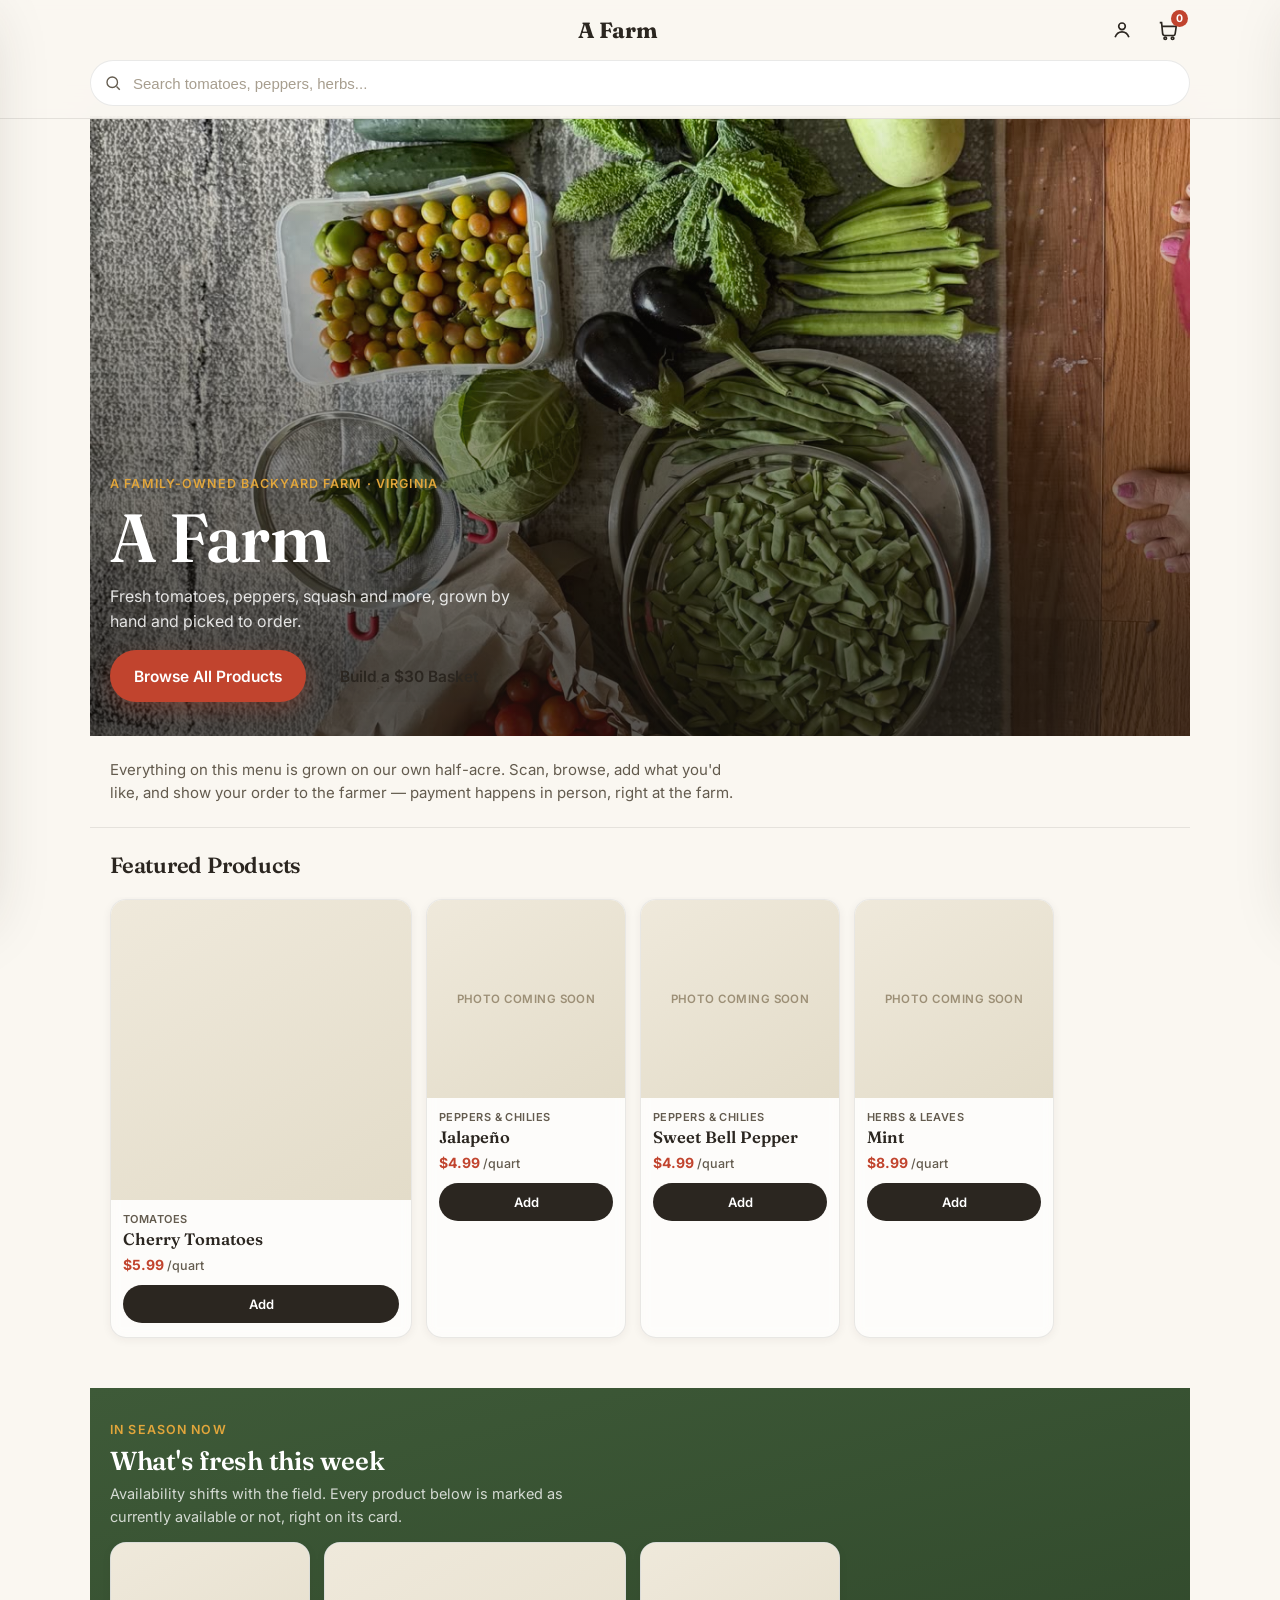
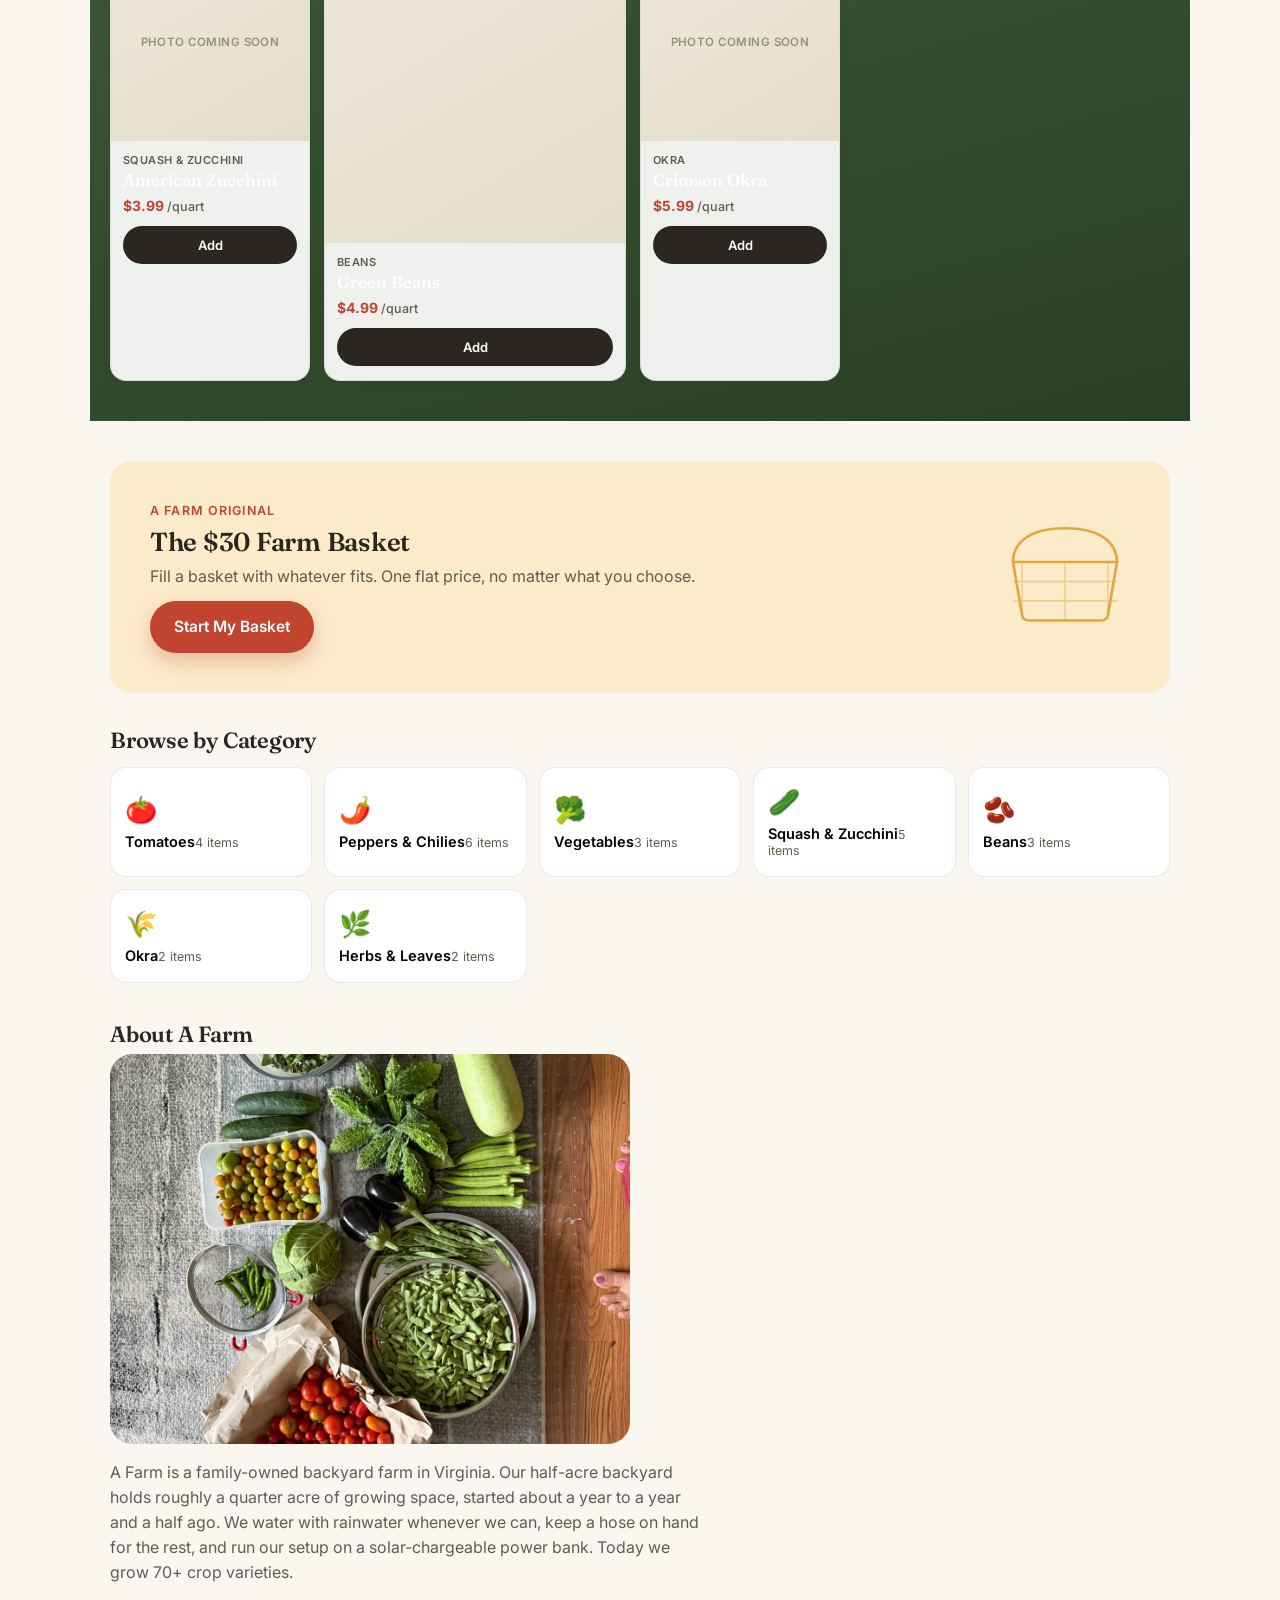
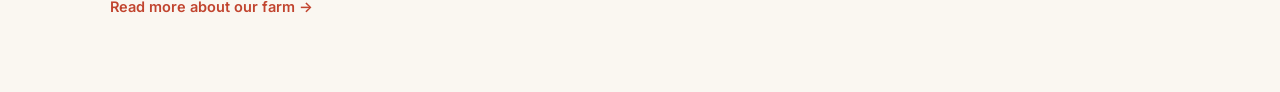
<file: index.html>
<!DOCTYPE html>
<html lang="en">
<head>
<meta charset="UTF-8">
<meta name="viewport" content="width=device-width, initial-scale=1, maximum-scale=1, viewport-fit=cover">
<meta name="theme-color" content="#FAF7F1">
<title>A Farm — Fresh From the Field</title>
<meta name="description" content="A Farm's digital menu. Browse fresh tomatoes, peppers, squash, beans, okra, and herbs grown at our family farm.">
<link rel="stylesheet" href="styles.css">
</head>
<body>

<!-- ============ TOP HEADER ============ -->
<header class="site-header">
  <div class="header-row">
    <button class="icon-btn" id="menuBtn" aria-label="Open navigation menu" aria-expanded="false">
      <span class="bar"></span><span class="bar"></span><span class="bar"></span>
    </button>
    <a href="#home" class="wordmark" data-nav="home">A Farm</a>
    <div class="header-right">
    <button class="icon-btn" id="accountOpenBtn" aria-label="Open account" data-nav="account">
      <svg viewBox="0 0 24 24" fill="none" stroke="currentColor" stroke-width="1.8"><circle cx="12" cy="8" r="3.6"/><path d="M4.5 20c1.3-4 4-6 7.5-6s6.2 2 7.5 6"/></svg>
    </button>
    <button class="icon-btn cart-btn" id="cartOpenBtn" aria-label="Open cart">
      <svg viewBox="0 0 24 24" fill="none" stroke="currentColor" stroke-width="1.8"><path d="M3 4h2l1.2 12.4A2 2 0 0 0 8.2 18h9.6a2 2 0 0 0 2-1.8L21 8H6"/><circle cx="9" cy="21" r="1.4"/><circle cx="17" cy="21" r="1.4"/></svg>
      <span class="cart-count" id="cartCount" hidden>0</span>
    </button>
    </div>
  </div>
  <div class="search-row">
    <svg class="search-icon" viewBox="0 0 24 24" fill="none" stroke="currentColor" stroke-width="1.8"><circle cx="11" cy="11" r="7"/><path d="m21 21-4.3-4.3"/></svg>
    <input type="search" id="searchInput" placeholder="Search tomatoes, peppers, herbs..." aria-label="Search products">
  </div>
</header>

<!-- ============ SIDE NAV DRAWER ============ -->
<div class="nav-scrim" id="navScrim"></div>
<nav class="nav-drawer" id="navDrawer" aria-label="Main navigation">
  <div class="nav-drawer-head">
    <span class="wordmark">A Farm</span>
    <button class="icon-btn" id="navCloseBtn" aria-label="Close menu">
      <svg viewBox="0 0 24 24" fill="none" stroke="currentColor" stroke-width="1.8"><path d="M6 6l12 12M18 6 6 18"/></svg>
    </button>
  </div>
  <ul class="nav-links">
    <li><a href="#home" data-nav="home">Home</a></li>
    <li><a href="#shop" data-nav="shop">Shop All</a></li>
    <li><a href="#basket" data-nav="basket">$30 Basket</a></li>
    <li><a href="#cart" data-nav="cart">Cart</a></li>
    <li><a href="#account" data-nav="account">My Account &amp; Points</a></li>
    <li><a href="#about" data-nav="about">About</a></li>
  </ul>
</nav>

<main id="mainContent">

  <!-- ============ HOME VIEW ============ -->
  <section class="view" id="view-home" data-view="home">

    <div class="hero">
      <video class="hero-media" id="heroVideo" autoplay muted loop playsinline poster="harvest-table.jpg">
        <source src="hero-harvest-reel.mp4" type="video/mp4">
      </video>
      <div class="hero-fallback" id="heroFallback">
        <div class="hero-fallback-pattern" aria-hidden="true"></div>
      </div>
      <div class="hero-overlay"></div>
      <div class="hero-content">
        <p class="eyebrow">A family-owned backyard farm · Virginia</p>
        <h1>A Farm</h1>
        <p class="hero-sub">Fresh tomatoes, peppers, squash and more, grown by hand and picked to order.</p>
        <div class="hero-actions">
          <a href="#shop" class="btn btn-primary" data-nav="shop">Browse All Products</a>
          <a href="#basket" class="btn btn-ghost" data-nav="basket">Build a $30 Basket</a>
        </div>
      </div>
    </div>

    <div class="intro-strip">
      <p>Everything on this menu is grown on our own half-acre. Scan, browse, add what you'd like, and show your order to the farmer &mdash; payment happens in person, right at the farm.</p>
    </div>

    <section class="rail-section">
      <div class="rail-head">
        <h2>Featured Products</h2>
      </div>
      <div class="rail" id="featuredProductsRail"></div>
    </section>

    <section class="seasonal-band">
      <div class="seasonal-band-inner">
        <p class="eyebrow eyebrow-light">In Season Now</p>
        <h2>What's fresh this week</h2>
        <p class="seasonal-copy">Availability shifts with the field. Every product below is marked as currently available or not, right on its card.</p>
        <div class="rail rail-light" id="seasonalRail"></div>
      </div>
    </section>

    <section class="basket-feature">
      <div class="basket-feature-card">
        <div class="basket-feature-text">
          <p class="eyebrow">A Farm Original</p>
          <h2>The $30 Farm Basket</h2>
          <p>Fill a basket with whatever fits. One flat price, no matter what you choose.</p>
          <a href="#basket" class="btn btn-primary" data-nav="basket">Start My Basket</a>
        </div>
        <div class="basket-feature-visual" aria-hidden="true">
          <svg viewBox="0 0 200 160" class="basket-icon-lg">
            <path d="M20 60h160l-14 82a10 10 0 0 1-10 8H44a10 10 0 0 1-10-8L20 60Z" fill="none" stroke="currentColor" stroke-width="4"/>
            <path d="M20 60c0-30 26-52 80-52s80 22 80 52" fill="none" stroke="currentColor" stroke-width="4"/>
            <path d="M34 60v90M100 60v90M166 60v90M20 90h160M20 120h160" stroke="currentColor" stroke-width="2" opacity="0.5"/>
          </svg>
        </div>
      </div>
    </section>

    <section class="category-grid-section">
      <h2>Browse by Category</h2>
      <div class="category-grid" id="homeCategoryGrid"></div>
    </section>

    <section class="about-teaser">
      <h2>About A Farm</h2>
      <img class="about-teaser-img" src="harvest-table.jpg" alt="A basket of A Farm's tomatoes, beans, herbs, okra, cabbage and bottle gourd from a recent harvest" loading="lazy">
      <p>A Farm is a family-owned backyard farm in Virginia. Our half-acre backyard holds roughly a quarter acre of growing space, started about a year to a year and a half ago. We water with rainwater whenever we can, keep a hose on hand for the rest, and run our setup on a solar-chargeable power bank. Today we grow 70+ crop varieties.</p>
      <a href="#about" class="link-more" data-nav="about">Read more about our farm &rarr;</a>
    </section>

  </section>

  <!-- ============ SHOP VIEW ============ -->
  <section class="view" id="view-shop" data-view="shop">
    <div class="view-header">
      <h1>Shop All</h1>
      <p class="view-sub">Everything currently on the menu.</p>
    </div>
    <div class="filter-row" id="filterRow"></div>
    <div class="results-info" id="resultsInfo" hidden></div>
    <div id="shopCategories"></div>
  </section>

  <!-- ============ BASKET VIEW ============ -->
  <section class="view" id="view-basket" data-view="basket">
    <div class="view-header">
      <h1>$30 Farm Basket</h1>
      <p class="view-sub">One flat price. Fill it with whatever fits.</p>
    </div>

    <div class="basket-panel">
      <div class="basket-price-badge">$30 <span>flat price</span></div>
      <p class="basket-explainer">Add eligible products below until your basket is full. The total stays <strong>$30</strong> no matter what you pick &mdash; it's limited by space, not by the listed per-item prices.</p>

      <div class="basket-meter" role="progressbar" aria-label="Basket space used" aria-valuemin="0" id="basketMeterWrap">
        <div class="basket-meter-fill" id="basketMeterFill"></div>
      </div>
      <div class="basket-meter-labels">
        <span id="basketSpaceUsedLabel">Space used: 0 / 10</span>
        <span id="basketSpaceRemainingLabel">Space remaining: 10</span>
      </div>
      <p class="basket-full-msg" id="basketFullMsg" hidden>Basket full! Remove something to add more.</p>

      <div class="basket-contents" id="basketContents">
        <p class="empty-note" id="basketEmptyNote">Your basket is empty. Add products below to get started.</p>
      </div>

      <button class="btn btn-primary btn-block" id="reviewBasketBtn" hidden>Review My Basket</button>
    </div>

    <h2 class="section-title">Eligible Products</h2>
    <div class="filter-row" id="basketFilterRow"></div>
    <div class="product-grid" id="basketEligibleGrid"></div>
  </section>

  <!-- ============ CART VIEW ============ -->
  <section class="view" id="view-cart" data-view="cart">
    <div class="view-header">
      <h1>Your Cart</h1>
      <p class="view-sub">Review your order, then show it to the farmer. Payment happens in person &mdash; nothing is charged here.</p>
    </div>
    <div id="cartItemsList"></div>
    <p class="empty-note" id="cartEmptyNote">Your cart is empty. Head to <a href="#shop" data-nav="shop">Shop All</a> to add something fresh.</p>

    <div class="cart-summary" id="cartSummary" hidden>
      <div class="cart-summary-row">
        <span>Estimated total</span>
        <strong id="cartTotal">$0.00</strong>
      </div>
      <p class="cart-note">Estimate only. Final pricing and weighing happens at the farm.</p>
      <div class="cart-summary-actions">
        <button class="btn btn-ghost" id="clearCartBtn">Clear Cart</button>
        <button class="btn btn-primary" id="showOrderBtn">Show My Order</button>
      </div>
    </div>
  </section>

  <!-- ============ ACCOUNT VIEW ============ -->
  <section class="view" id="view-account" data-view="account">
    <div class="view-header">
      <h1>My Account</h1>
      <p class="view-sub">Your points and order history, saved on this device. No login needed &mdash; add your name and phone if you'd like it to feel more personal.</p>
    </div>

    <div class="account-panel">
      <div class="points-badge">
        <span class="points-num" id="pointsBalance">0</span>
        <span class="points-label">points</span>
      </div>
      <p class="points-explain">Earn 1 point for every $1 you spend when you submit an order. Points and order history are saved on this device only.</p>

      <div class="reward-progress" id="rewardProgress"></div>

      <h3 class="rewards-title">Rewards</h3>
      <ul class="rewards-list" id="rewardsList"></ul>
    </div>

    <div class="account-panel">
      <h3>Your Info</h3>
      <p class="account-info-copy">Browsing and ordering work without this. Fill it in if you'd like the farmer to look you up, or if you want delivery. Name is required, plus at least a phone <em>or</em> email so you can be reached.</p>
      <label class="field-label" for="accountName">Name</label>
      <input type="text" id="accountName" class="field-input" placeholder="Your name" autocomplete="name">
      <label class="field-label" for="accountPhone">Phone</label>
      <input type="tel" id="accountPhone" class="field-input" placeholder="Your phone number" autocomplete="tel">
      <label class="field-label" for="accountEmail">Email</label>
      <input type="email" id="accountEmail" class="field-input" placeholder="Your email" autocomplete="email">
      <label class="field-label" for="accountAddress">Delivery Address <span class="optional-tag">(optional — only if you want delivery)</span></label>
      <input type="text" id="accountAddress" class="field-input" placeholder="Street address, city, zip" autocomplete="street-address">
      <p class="checkout-note bad" id="accountInfoError"></p>
      <button class="btn btn-primary" id="saveAccountInfoBtn">Save Info</button>
    </div>

    <div class="account-panel">
      <h3>Order History</h3>
      <div id="orderHistoryList"></div>
      <p class="empty-note" id="orderHistoryEmpty">No orders submitted yet.</p>
    </div>
  </section>

  <!-- ============ PRODUCT PAGE ============ -->
  <section class="view" id="view-product" data-view="product">
    <button class="back-link" id="productBackBtn">
      <svg viewBox="0 0 24 24" fill="none" stroke="currentColor" stroke-width="1.8"><path d="m15 18-6-6 6-6"/></svg>
      Back
    </button>
    <div class="product-page-media" id="productPageMedia"></div>
    <div class="detail-body">
      <p class="detail-category" id="productPageCategory"></p>
      <h1 id="productPageName"></h1>
      <p class="detail-price" id="productPagePrice"></p>
      <p class="detail-availability" id="productPageAvailability"></p>
      <p class="product-description" id="productPageDescription"></p>
      <button class="btn btn-primary btn-block" id="productPageAddBtn">Add to Cart</button>
    </div>
  </section>

  <!-- ============ ABOUT VIEW ============ -->
  <section class="view" id="view-about" data-view="about">
    <div class="view-header">
      <h1>About A Farm</h1>
    </div>
    <div class="about-body">
      <p>A Farm is a family-owned backyard farm in Virginia.</p>
      <ul class="about-facts">
        <li>Our backyard is approximately half an acre in total.</li>
        <li>The farm itself occupies approximately a quarter acre of that space.</li>
        <li>We started the farm approximately one to one and a half years ago.</li>
        <li>We use rainwater whenever possible, with an outdoor hose as backup.</li>
        <li>Our setup runs on a solar-chargeable power-bank system.</li>
        <li>We currently grow 70+ crop varieties.</li>
      </ul>
      <p class="about-note">This is everything we can confirm about A Farm today. As the farm grows, this page will grow with it.</p>
    </div>
  </section>

</main>

<!-- ============ BOTTOM TAB BAR (mobile) ============ -->
<nav class="tab-bar" aria-label="Quick navigation">
  <a href="#home" class="tab-link" data-nav="home">
    <svg viewBox="0 0 24 24" fill="none" stroke="currentColor" stroke-width="1.8"><path d="m3 11 9-7 9 7"/><path d="M5 10v10a1 1 0 0 0 1 1h4v-6h4v6h4a1 1 0 0 0 1-1V10"/></svg>
    <span>Home</span>
  </a>
  <a href="#shop" class="tab-link" data-nav="shop">
    <svg viewBox="0 0 24 24" fill="none" stroke="currentColor" stroke-width="1.8"><rect x="4" y="4" width="7" height="7" rx="1.5"/><rect x="13" y="4" width="7" height="7" rx="1.5"/><rect x="4" y="13" width="7" height="7" rx="1.5"/><rect x="13" y="13" width="7" height="7" rx="1.5"/></svg>
    <span>Shop</span>
  </a>
  <a href="#basket" class="tab-link" data-nav="basket">
    <svg viewBox="0 0 24 24" fill="none" stroke="currentColor" stroke-width="1.8"><path d="M4 9h16l-1.6 10a2 2 0 0 1-2 1.7H7.6a2 2 0 0 1-2-1.7L4 9Z"/><path d="M8 9c0-3.3 1.8-6 4-6s4 2.7 4 6"/></svg>
    <span>Basket</span>
  </a>
  <a href="#cart" class="tab-link" data-nav="cart">
    <svg viewBox="0 0 24 24" fill="none" stroke="currentColor" stroke-width="1.8"><path d="M3 4h2l1.2 12.4A2 2 0 0 0 8.2 18h9.6a2 2 0 0 0 2-1.8L21 8H6"/><circle cx="9" cy="21" r="1.4"/><circle cx="17" cy="21" r="1.4"/></svg>
    <span>Cart</span>
    <span class="tab-badge" id="tabCartCount" hidden>0</span>
  </a>
  <a href="#about" class="tab-link" data-nav="about">
    <svg viewBox="0 0 24 24" fill="none" stroke="currentColor" stroke-width="1.8"><circle cx="12" cy="12" r="9"/><path d="M12 16v-5M12 8h.01"/></svg>
    <span>About</span>
  </a>
</nav>

<!-- ============ CART DRAWER ============ -->
<div class="modal-scrim" id="cartScrim"></div>
<aside class="cart-drawer" id="cartDrawer" aria-label="Cart">
  <div class="cart-drawer-head">
    <h2>Your Cart</h2>
    <button class="icon-btn" id="cartCloseBtn" aria-label="Close cart">
      <svg viewBox="0 0 24 24" fill="none" stroke="currentColor" stroke-width="1.8"><path d="M6 6l12 12M18 6 6 18"/></svg>
    </button>
  </div>
  <div class="cart-drawer-body" id="cartDrawerBody"></div>
  <div class="cart-drawer-foot">
    <div class="cart-summary-row">
      <span>Estimated total</span>
      <strong id="drawerCartTotal">$0.00</strong>
    </div>
    <a href="#cart" class="btn btn-primary btn-block" id="viewFullCartBtn" data-nav="cart">View Full Cart</a>
  </div>
</aside>

<!-- ============ ORDER SUMMARY MODAL ============ -->
<div class="modal-scrim" id="orderScrim"></div>
<div class="order-sheet" id="orderSheet" role="dialog" aria-modal="true" aria-label="Order summary">
  <div class="order-sheet-head">
    <h2>Your Order</h2>
    <button class="icon-btn" id="orderCloseBtn" aria-label="Close">
      <svg viewBox="0 0 24 24" fill="none" stroke="currentColor" stroke-width="1.8"><path d="M6 6l12 12M18 6 6 18"/></svg>
    </button>
  </div>
  <p class="order-sub">Show this screen to the farmer to check out. Payment is handled in person at the farm.</p>
  <div id="orderSummaryBody"></div>

  <div class="checkout-extras">
    <div id="deliveryOptionSection" hidden>
      <label class="delivery-check">
        <input type="checkbox" id="deliveryCheckbox">
        <span>Deliver to <span id="deliveryAddressText"></span> instead of picking up</span>
      </label>
    </div>
    <div class="coupon-row">
      <input type="text" id="couponCodeInput" class="field-input" placeholder="Coupon code (optional)" autocapitalize="characters">
      <button class="btn btn-ghost btn-sm" id="applyCouponBtn">Apply</button>
    </div>
    <p class="checkout-note" id="couponMessage"></p>

    <div id="pointsRedeemSection" hidden>
      <button class="btn btn-ghost btn-block" id="applyPointsBtn"></button>
      <p class="checkout-note" id="pointsMessage"></p>
    </div>

    <p class="order-discount-line" id="orderDiscountLine" hidden></p>
    <p class="order-final-total" id="orderFinalTotal"></p>
  </div>

  <p class="order-points-note" id="orderPointsNote"></p>
  <button class="btn btn-primary btn-block" id="submitOrderBtn">Submit Order &amp; Earn Points</button>
  <button class="btn btn-ghost btn-block" id="orderDoneBtn">Just Close (No Points Yet)</button>
</div>

<div class="toast" id="toast" role="status" aria-live="polite"></div>

<script src="products-data.js"></script>
<script src="app.js"></script>
</body>
</html>
</file>
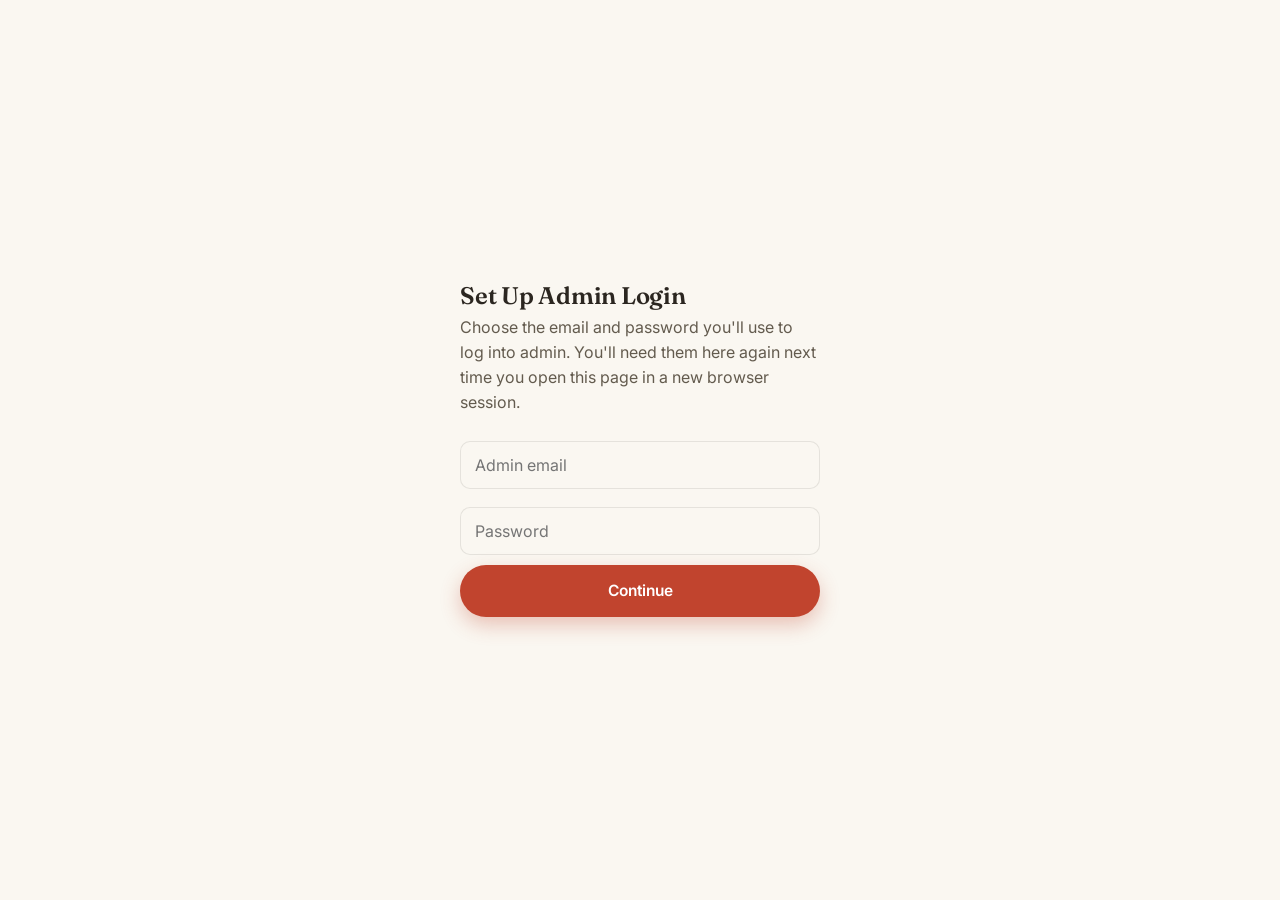
<file: admin.html>
<!DOCTYPE html>
<html lang="en">
<head>
<meta charset="UTF-8">
<meta name="viewport" content="width=device-width, initial-scale=1, maximum-scale=1">
<title>A Farm — Admin</title>
<link rel="stylesheet" href="styles.css">
<script src="products-data.js"></script>
<style>
  body{ padding-top:20px; padding-bottom:50px; max-width:760px; margin:0 auto; }
  .admin-header{ padding:0 20px 8px; }
  .admin-header h1{ font-size:26px; }
  .admin-section{
    margin:22px 20px 0; padding:18px; border:1px solid var(--line);
    border-radius:var(--radius-lg); background:var(--card); box-shadow:var(--shadow-sm);
  }
  .admin-section h2{ font-size:19px; margin-bottom:4px; }
  .admin-section .section-note{ font-size:13px; margin-bottom:14px; }

  /* Products */
  .admin-product-row{
    display:flex; align-items:center; gap:10px; padding:10px 0; border-bottom:1px solid var(--line);
    flex-wrap:wrap;
  }
  .admin-product-row:last-child{ border-bottom:none; }
  .admin-product-name{ flex:1; min-width:140px; font-weight:600; font-size:14px; }
  .admin-product-cat{ font-size:11.5px; color:var(--ink-soft); display:block; font-weight:500; }
  .admin-price-input{
    width:80px; height:38px; border-radius:var(--radius-sm); border:1px solid var(--line);
    padding:0 8px; font-size:14px; text-align:right;
  }
  .admin-stock-toggle{
    height:38px; padding:0 14px; border-radius:999px; border:1px solid var(--line);
    background:var(--linen); font-size:12.5px; font-weight:700; cursor:pointer;
  }
  .admin-stock-toggle.in-stock{ background:var(--leaf-dim); color:var(--leaf); border-color:transparent; }
  .admin-stock-toggle.out-of-stock{ background:#FBE4DC; color:var(--brick-dark); border-color:transparent; }
  .admin-category-filter{ margin-bottom:14px; }
  .admin-category-filter select{ height:40px; border-radius:var(--radius-sm); border:1px solid var(--line); padding:0 10px; font-size:14px; }

  /* Coupons */
  .coupon-form{ display:flex; gap:8px; flex-wrap:wrap; margin-bottom:14px; }
  .coupon-form input, .coupon-form select{
    height:40px; border-radius:var(--radius-sm); border:1px solid var(--line); padding:0 10px; font-size:14px;
  }
  .coupon-form input[type=text]{ flex:1; min-width:100px; text-transform:uppercase; }
  .coupon-list-row{
    display:flex; align-items:center; gap:10px; padding:8px 0; border-bottom:1px solid var(--line); font-size:14px;
  }
  .coupon-list-row:last-child{ border-bottom:none; }
  .coupon-code{ font-weight:700; font-family:'Fraunces',serif; }
  .coupon-value{ color:var(--ink-soft); flex:1; }
  .coupon-remove{ background:none; border:none; color:var(--brick); font-weight:600; cursor:pointer; font-size:13px; }

  /* Points rate */
  .rate-form{ display:flex; align-items:center; gap:10px; flex-wrap:wrap; }
  .rate-form input{ width:80px; height:40px; border-radius:var(--radius-sm); border:1px solid var(--line); padding:0 10px; font-size:14px; text-align:center; }
  .rate-current{ font-size:13.5px; font-weight:600; color:var(--leaf); margin-top:10px; }

  /* Orders */
  .order-card{
    margin:0 0 14px; padding:14px; border:1px solid var(--line);
    border-radius:var(--radius-md); background:var(--linen);
  }
  .order-card-top{ display:flex; justify-content:space-between; align-items:baseline; gap:10px; }
  .order-id{ font-family:'Fraunces',serif; font-weight:700; font-size:16px; }
  .order-meta{ font-size:12px; color:var(--ink-soft); margin:2px 0 8px; }
  .order-items{ font-size:13.5px; margin-bottom:10px; }
  .order-delivery{ font-size:12.5px; font-weight:600; color:var(--brick-dark); margin-bottom:10px; }
  .status-row{ display:flex; gap:6px; flex-wrap:wrap; }
  .status-chip{
    padding:7px 11px; border-radius:999px; border:1px solid var(--line);
    background:var(--card); font-size:12px; font-weight:600; cursor:pointer; color:var(--ink-soft);
  }
  .status-chip.current{ background:var(--ink); color:#fff; border-color:var(--ink); }
  .empty-note{ font-size:14px; color:var(--ink-soft); }
  .save-hint{ font-size:12px; color:var(--ink-soft); margin-top:10px; }

  /* Passcode lock */
  .lock-overlay{
    position:fixed; inset:0; z-index:100; background:var(--linen);
    display:flex; align-items:center; justify-content:center; padding:24px;
  }
  .lock-card{ width:100%; max-width:360px; }
  .lock-card h1{ font-size:24px; margin-bottom:6px; }
  .lock-card .field-input{ width:100%; height:48px; margin:14px 0 4px; font-size:16px; }
</style>
</head>
<body>

  <!-- ================= PASSCODE LOCK ================= -->
  <div id="lockOverlay" class="lock-overlay">
    <div class="lock-card">
      <h1 id="lockTitle">Admin Login</h1>
      <p class="view-sub" id="lockSub"></p>
      <form id="lockForm">
        <input type="email" id="lockEmail" class="field-input" placeholder="Admin email" autocomplete="username">
        <input type="password" id="lockInput" class="field-input" placeholder="Password" autocomplete="off">
        <p class="checkout-note bad" id="lockError"></p>
        <button type="submit" class="btn btn-primary btn-block">Continue</button>
      </form>
    </div>
  </div>

  <div id="adminContent" hidden>
  <div class="admin-header">
    <h1>A Farm — Admin</h1>
    <p class="view-sub">Changes here save to this browser's storage and apply the next time the site (or this page) loads. Open on the same device customers use, or repeat changes on each device you manage from.</p>
    <button class="btn btn-ghost btn-sm" id="changePasscodeBtn">Change Passcode</button>
  </div>

  <!-- ================= PRODUCTS: STOCK + PRICE ================= -->
  <div class="admin-section">
    <h2>Products — Stock &amp; Price</h2>
    <p class="section-note">Toggle in stock / out of stock, edit a price, or set a max quantity per order (leave blank for the default cap). Blank price fields mean "price available at farm" and are left as-is unless you set one.</p>
    <div class="admin-category-filter">
      <select id="categoryFilter"></select>
    </div>
    <div id="productsList"></div>
    <p class="save-hint">Changes save instantly as you edit — no separate save button.</p>
  </div>

  <!-- ================= COUPONS ================= -->
  <div class="admin-section">
    <h2>Coupons</h2>
    <p class="section-note">Customers enter these codes at checkout. Flat = dollars off; Percent = % off the order.</p>
    <div class="coupon-form">
      <input type="text" id="newCouponCode" placeholder="CODE">
      <select id="newCouponType">
        <option value="flat">$ off</option>
        <option value="percent">% off</option>
      </select>
      <input type="number" id="newCouponValue" placeholder="Value" min="0" step="0.5">
      <button class="btn btn-primary btn-sm" id="addCouponBtn">Add</button>
    </div>
    <div id="couponsList"></div>
    <p class="empty-note" id="couponsEmpty" hidden>No coupons yet.</p>
  </div>

  <!-- ================= POINTS REDEMPTION RATE ================= -->
  <div class="admin-section">
    <h2>Points Redemption Rate</h2>
    <p class="section-note">How many loyalty points equal $1 off at checkout. Leave unset to hide point redemption from customers.</p>
    <div class="rate-form">
      <input type="number" id="pointsPerDollarInput" min="1" step="1" placeholder="e.g. 20">
      <span>points = $1 off</span>
      <button class="btn btn-primary btn-sm" id="saveRateBtn">Save</button>
      <button class="btn btn-ghost btn-sm" id="clearRateBtn">Clear</button>
    </div>
    <p class="rate-current" id="rateCurrent"></p>
  </div>

  <!-- ================= ORDERS ================= -->
  <div class="admin-section">
    <h2>Orders</h2>
    <p class="section-note">Tap a status to move an order forward, or mark it Returned.</p>
    <div id="ordersList"></div>
    <p class="empty-note" id="ordersEmpty" hidden>No orders yet.</p>
  </div>
  </div><!-- /adminContent -->

<script>
const STATUS_PIPELINE = ["Order Received", "Preparing", "Ready", "Completed", "Returned"];

function money(n){ return "$" + Number(n).toFixed(2); }

/* ---------- storage helpers (same keys the customer app reads) ---------- */
function getOverrides(){
  try{ return JSON.parse(localStorage.getItem("afarm_admin_overrides")) || {}; }
  catch(e){ return {}; }
}
function saveOverrides(ov){ localStorage.setItem("afarm_admin_overrides", JSON.stringify(ov)); }

function getCoupons(){
  try{ return JSON.parse(localStorage.getItem("afarm_coupons")) || []; }
  catch(e){ return []; }
}
function saveCoupons(list){ localStorage.setItem("afarm_coupons", JSON.stringify(list)); }

function getRate(){
  try{ return JSON.parse(localStorage.getItem("afarm_redemption_rate")); }
  catch(e){ return null; }
}
function saveRate(rate){ localStorage.setItem("afarm_redemption_rate", JSON.stringify(rate)); }
function clearRate(){ localStorage.removeItem("afarm_redemption_rate"); }

function getAccount(){
  try{ return JSON.parse(localStorage.getItem("afarm_account")) || { history: [] }; }
  catch(e){ return { history: [] }; }
}
function saveAccount(a){ localStorage.setItem("afarm_account", JSON.stringify(a)); }

function categoryLabel(key){
  const c = CATEGORIES.find(c => c.key === key);
  return c ? c.label : key;
}

/* ---------------------------------------------------------------------
   PRODUCTS: STOCK + PRICE
--------------------------------------------------------------------- */
function renderCategoryFilter(){
  const sel = document.getElementById("categoryFilter");
  sel.innerHTML = '<option value="all">All categories</option>' +
    CATEGORIES.map(c => '<option value="' + c.key + '">' + c.label + '</option>').join("");
  sel.addEventListener("change", renderProducts);
}

function renderProducts(){
  const filter = document.getElementById("categoryFilter").value;
  const overrides = getOverrides();
  const list = document.getElementById("productsList");
  list.innerHTML = "";

  PRODUCTS.filter(p => !p.isBasketProduct && (filter === "all" || p.category === filter)).forEach(p => {
    const ov = overrides[p.id] || {};
    const effectivePrice = ov.price != null ? ov.price : p.price;
    const effectiveAvailable = ov.available != null ? ov.available : p.available;

    const row = document.createElement("div");
    row.className = "admin-product-row";

    const name = document.createElement("div");
    name.className = "admin-product-name";
    name.innerHTML = p.name + '<span class="admin-product-cat">' + categoryLabel(p.category) + '</span>';
    row.appendChild(name);

    const priceInput = document.createElement("input");
    priceInput.type = "number";
    priceInput.className = "admin-price-input";
    priceInput.min = "0";
    priceInput.step = "0.01";
    priceInput.placeholder = "price";
    if(effectivePrice != null) priceInput.value = effectivePrice;
    priceInput.addEventListener("change", () => {
      const ov2 = getOverrides();
      ov2[p.id] = ov2[p.id] || {};
      const val = priceInput.value === "" ? null : Number(priceInput.value);
      if(val == null || isNaN(val) || val < 0){
        delete ov2[p.id].price;
      } else {
        ov2[p.id].price = val;
      }
      if(Object.keys(ov2[p.id]).length === 0) delete ov2[p.id];
      saveOverrides(ov2);
    });
    row.appendChild(priceInput);

    const maxQtyInput = document.createElement("input");
    maxQtyInput.type = "number";
    maxQtyInput.className = "admin-price-input";
    maxQtyInput.min = "1";
    maxQtyInput.step = "1";
    maxQtyInput.title = "Max quantity per order (blank = default cap)";
    maxQtyInput.placeholder = "max qty";
    const effectiveMaxQty = ov.maxQty != null ? ov.maxQty : "";
    if(effectiveMaxQty !== "") maxQtyInput.value = effectiveMaxQty;
    maxQtyInput.addEventListener("change", () => {
      const ov2 = getOverrides();
      ov2[p.id] = ov2[p.id] || {};
      const val = maxQtyInput.value === "" ? null : parseInt(maxQtyInput.value, 10);
      if(val == null || isNaN(val) || val < 1){
        delete ov2[p.id].maxQty;
      } else {
        ov2[p.id].maxQty = val;
      }
      if(Object.keys(ov2[p.id]).length === 0) delete ov2[p.id];
      saveOverrides(ov2);
    });
    row.appendChild(maxQtyInput);

    const stockBtn = document.createElement("button");
    stockBtn.className = "admin-stock-toggle " + (effectiveAvailable ? "in-stock" : "out-of-stock");
    stockBtn.textContent = effectiveAvailable ? "In Stock" : "Out of Stock";
    stockBtn.addEventListener("click", () => {
      const ov2 = getOverrides();
      ov2[p.id] = ov2[p.id] || {};
      ov2[p.id].available = !effectiveAvailable;
      saveOverrides(ov2);
      renderProducts();
    });
    row.appendChild(stockBtn);

    list.appendChild(row);
  });
}

/* ---------------------------------------------------------------------
   COUPONS
--------------------------------------------------------------------- */
function renderCoupons(){
  const coupons = getCoupons();
  const list = document.getElementById("couponsList");
  const empty = document.getElementById("couponsEmpty");
  list.innerHTML = "";
  empty.hidden = coupons.length > 0;
  coupons.forEach((c, index) => {
    const row = document.createElement("div");
    row.className = "coupon-list-row";
    const valueText = c.type === "percent" ? c.value + "% off" : money(c.value) + " off";
    row.innerHTML =
      '<span class="coupon-code">' + c.code + '</span>' +
      '<span class="coupon-value">' + valueText + (c.active ? "" : " · inactive") + '</span>';
    const toggleBtn = document.createElement("button");
    toggleBtn.className = "coupon-remove";
    toggleBtn.textContent = c.active ? "Deactivate" : "Activate";
    toggleBtn.addEventListener("click", () => {
      const list2 = getCoupons();
      list2[index].active = !list2[index].active;
      saveCoupons(list2);
      renderCoupons();
    });
    const removeBtn = document.createElement("button");
    removeBtn.className = "coupon-remove";
    removeBtn.textContent = "Delete";
    removeBtn.addEventListener("click", () => {
      const list2 = getCoupons();
      list2.splice(index, 1);
      saveCoupons(list2);
      renderCoupons();
    });
    row.appendChild(toggleBtn);
    row.appendChild(removeBtn);
    list.appendChild(row);
  });
}

document.getElementById("addCouponBtn").addEventListener("click", () => {
  const codeInput = document.getElementById("newCouponCode");
  const code = codeInput.value.trim().toUpperCase();
  const type = document.getElementById("newCouponType").value;
  const value = Number(document.getElementById("newCouponValue").value);
  if(!code || !isFinite(value) || value <= 0){
    alert("Enter a code and a positive value first.");
    return;
  }
  const coupons = getCoupons();
  if(coupons.some(c => c.code === code)){
    alert("That code already exists.");
    return;
  }
  coupons.push({ code, type, value, active: true });
  saveCoupons(coupons);
  codeInput.value = "";
  document.getElementById("newCouponValue").value = "";
  renderCoupons();
});

/* ---------------------------------------------------------------------
   POINTS REDEMPTION RATE
--------------------------------------------------------------------- */
function renderRate(){
  const rate = getRate();
  const input = document.getElementById("pointsPerDollarInput");
  const current = document.getElementById("rateCurrent");
  if(rate && rate.pointsPerDollar > 0){
    input.value = rate.pointsPerDollar;
    current.textContent = "Currently: " + rate.pointsPerDollar + " points = $1 off";
  } else {
    input.value = "";
    current.textContent = "No rate set — point redemption is hidden from customers.";
  }
}
document.getElementById("saveRateBtn").addEventListener("click", () => {
  const val = Number(document.getElementById("pointsPerDollarInput").value);
  if(!isFinite(val) || val <= 0){
    alert("Enter a positive number of points per dollar.");
    return;
  }
  saveRate({ pointsPerDollar: Math.floor(val) });
  renderRate();
});
document.getElementById("clearRateBtn").addEventListener("click", () => {
  clearRate();
  renderRate();
});

/* ---------------------------------------------------------------------
   ORDERS
--------------------------------------------------------------------- */
function renderOrders(){
  const account = getAccount();
  const list = document.getElementById("ordersList");
  const empty = document.getElementById("ordersEmpty");
  list.innerHTML = "";
  const history = account.history || [];
  empty.hidden = history.length > 0;
  history.forEach((o, index) => list.appendChild(buildOrderCard(o, index, account)));
}

function buildOrderCard(o, index, account){
  const card = document.createElement("div");
  card.className = "order-card";

  const top = document.createElement("div");
  top.className = "order-card-top";
  top.innerHTML = '<span class="order-id">Order #' + (o.orderId || index + 1) + '</span><span>' + money(o.total) + '</span>';
  card.appendChild(top);

  const meta = document.createElement("div");
  meta.className = "order-meta";
  meta.textContent = new Date(o.date).toLocaleString() + " · +" + o.pointsEarned + " pts" +
    (o.couponCode ? " · coupon " + o.couponCode : "") +
    (o.pointsRedeemed ? " · " + o.pointsRedeemed + " pts redeemed" : "");
  card.appendChild(meta);

  const items = document.createElement("div");
  items.className = "order-items";
  items.textContent = o.items;
  card.appendChild(items);

  if(o.delivery){
    const contactBits = [account.name, account.phone, account.email].filter(Boolean).join(" · ");
    const delivery = document.createElement("div");
    delivery.className = "order-delivery";
    delivery.textContent = "Deliver to: " + o.deliveryAddress + (contactBits ? " · " + contactBits : "");
    card.appendChild(delivery);
  }

  const statusRow = document.createElement("div");
  statusRow.className = "status-row";
  const currentStatus = o.status || "Order Received";
  STATUS_PIPELINE.forEach(s => {
    const chip = document.createElement("button");
    chip.className = "status-chip" + (currentStatus === s ? " current" : "");
    chip.textContent = s;
    chip.addEventListener("click", () => updateOrderStatus(index, s));
    statusRow.appendChild(chip);
  });
  card.appendChild(statusRow);

  return card;
}

function updateOrderStatus(index, status){
  const account = getAccount();
  if(!account.history || !account.history[index]) return;
  account.history[index].status = status;
  saveAccount(account);
  renderOrders();
}

/* ---------------------------------------------------------------------
   PASSCODE LOCK
   Client-side only (this is a static site) — a deterrent to keep
   casual visitors out, not a substitute for real server-side auth.
   First use sets the passcode; after that it's required each new
   browser session (closing the tab locks it again).

   Uses a plain synchronous hash (no Web Crypto API) on purpose — the
   crypto.subtle API only exists in secure contexts (https/localhost)
   and silently doesn't exist when a file is opened directly
   (file://), which froze the login with no error message. This works
   identically everywhere, and since this was always a deterrent
   rather than real security, nothing is lost by simplifying it.
--------------------------------------------------------------------- */
function simpleHash(text){
  let hash = 0;
  for(let i = 0; i < text.length; i++){
    hash = ((hash << 5) - hash + text.charCodeAt(i)) | 0;
  }
  return String(hash);
}

function initAdminPanel(){
  renderCategoryFilter();
  renderProducts();
  renderCoupons();
  renderRate();
  renderOrders();
}

function showLock(){
  document.getElementById("lockOverlay").hidden = false;
  document.getElementById("adminContent").hidden = true;
  const storedEmail = localStorage.getItem("afarm_admin_email");
  document.getElementById("lockTitle").textContent = storedEmail ? "Admin Login" : "Set Up Admin Login";
  document.getElementById("lockSub").textContent = storedEmail
    ? "Enter your admin email and password to manage this farm's site."
    : "Choose the email and password you'll use to log into admin. You'll need them here again next time you open this page in a new browser session.";
  document.getElementById("lockError").textContent = "";
  document.getElementById("lockEmail").value = storedEmail || "";
  document.getElementById("lockInput").value = "";
}

function unlockAdmin(){
  document.getElementById("lockOverlay").hidden = true;
  document.getElementById("adminContent").hidden = false;
  sessionStorage.setItem("afarm_admin_unlocked", "1");
  initAdminPanel();
}

document.getElementById("lockForm").addEventListener("submit", (e) => {
  e.preventDefault();
  try{
    const email = document.getElementById("lockEmail").value.trim().toLowerCase();
    const password = document.getElementById("lockInput").value;
    const storedEmail = localStorage.getItem("afarm_admin_email");
    const storedHash = localStorage.getItem("afarm_admin_pass_hash");
    const errorEl = document.getElementById("lockError");

    if(!email || !email.includes("@")){
      errorEl.textContent = "Enter a valid email.";
      return;
    }

    if(!storedEmail){
      if(password.length < 4){
        errorEl.textContent = "Choose a password of at least 4 characters.";
        return;
      }
      localStorage.setItem("afarm_admin_email", email);
      localStorage.setItem("afarm_admin_pass_hash", simpleHash(password));
      unlockAdmin();
      return;
    }

    if(email === storedEmail && simpleHash(password) === storedHash){
      unlockAdmin();
    } else {
      errorEl.textContent = "Wrong email or password.";
    }
  }catch(err){
    document.getElementById("lockError").textContent = "Something went wrong logging in. Try again, or use Change Passcode below to reset.";
  }
});

document.getElementById("changePasscodeBtn").addEventListener("click", () => {
  if(!confirm("Change the admin login? You'll need to set a new email/password now.")) return;
  localStorage.removeItem("afarm_admin_email");
  localStorage.removeItem("afarm_admin_pass_hash");
  sessionStorage.removeItem("afarm_admin_unlocked");
  showLock();
});

/* ---------------------------------------------------------------------
   INIT
--------------------------------------------------------------------- */
if(sessionStorage.getItem("afarm_admin_unlocked") === "1" && localStorage.getItem("afarm_admin_pass_hash")){
  document.getElementById("lockOverlay").hidden = true;
  document.getElementById("adminContent").hidden = false;
  initAdminPanel();
} else {
  showLock();
}
</script>
</body>
</html>
</file>
<file: styles.css>
/* ==========================================================================
   A FARM — DIGITAL MENU
   Palette: linen bg, brick-tomato accent, muted leaf green, harvest gold
   Type: Fraunces (display) / Inter (body)
   ========================================================================== */

@import url('https://fonts.googleapis.com/css2?family=Fraunces:opsz,wght@9..144,400;9..144,500;9..144,600;9..144,700&family=Inter:wght@400;500;600;700&display=swap');

:root{
  --ink:        #2B2620;
  --ink-soft:   #635B4E;
  --linen:      #FAF7F1;
  --linen-dim:  #F1ECE1;
  --card:       #FFFFFF;
  --card-glass: rgba(255,255,255,0.66);
  --line:       rgba(43,38,32,0.10);
  --brick:      #C1442E;
  --brick-dark: #A2371F;
  --leaf:       #4B6A46;
  --leaf-dim:   #DDE6DA;
  --gold:       #E2A63B;
  --gold-dim:   #FBEBCB;
  --radius-lg:  22px;
  --radius-md:  16px;
  --radius-sm:  10px;
  --shadow-sm:  0 2px 10px rgba(43,38,32,0.06);
  --shadow-md:  0 10px 30px rgba(43,38,32,0.10);
  --shadow-lg:  0 20px 60px rgba(43,38,32,0.18);
  --header-h:   116px;
  --tabbar-h:   72px;
}

*{box-sizing:border-box;}
html{-webkit-text-size-adjust:100%;}
body{
  margin:0;
  font-family:'Inter',system-ui,-apple-system,sans-serif;
  background:var(--linen);
  color:var(--ink);
  -webkit-font-smoothing:antialiased;
  padding-bottom:calc(var(--tabbar-h) + 12px);
  overflow-x:hidden;
}
h1,h2,h3{
  font-family:'Fraunces',Georgia,serif;
  font-weight:600;
  line-height:1.08;
  margin:0 0 8px;
  letter-spacing:-0.01em;
}
p{margin:0 0 12px; color:var(--ink-soft); line-height:1.55;}
a{color:inherit; text-decoration:none;}
ul{margin:0; padding:0; list-style:none;}
button{font-family:inherit;}
img,video{max-width:100%; display:block;}

:focus-visible{
  outline:3px solid var(--brick);
  outline-offset:2px;
  border-radius:6px;
}

.eyebrow{
  font-size:12.5px;
  font-weight:600;
  letter-spacing:0.09em;
  text-transform:uppercase;
  color:var(--brick);
  margin:0 0 8px;
}
.eyebrow-light{color:var(--gold);}

/* ---------------- Buttons ---------------- */
.btn{
  display:inline-flex;
  align-items:center;
  justify-content:center;
  gap:8px;
  min-height:52px;
  padding:0 24px;
  border-radius:999px;
  font-size:15.5px;
  font-weight:600;
  border:none;
  cursor:pointer;
  transition:transform .15s ease, box-shadow .15s ease, background .15s ease;
  white-space:nowrap;
}
.btn:active{transform:scale(0.97);}
.btn-primary{background:var(--brick); color:#fff; box-shadow:0 8px 20px rgba(193,68,46,0.30);}
.btn-primary:hover{background:var(--brick-dark);}
.btn-primary:disabled{background:#CDBFAF; box-shadow:none; cursor:not-allowed;}
.btn-ghost{background:rgba(43,38,32,0.06); color:var(--ink);}
.btn-ghost:hover{background:rgba(43,38,32,0.10);}
.btn-block{width:100%;}
.btn-sm{min-height:38px; padding:0 16px; font-size:13.5px;}

.icon-btn{
  width:44px; height:44px;
  display:flex; align-items:center; justify-content:center;
  background:transparent; border:none; border-radius:999px;
  color:var(--ink); cursor:pointer; flex-shrink:0;
}
.icon-btn:hover{background:rgba(43,38,32,0.06);}
.icon-btn svg{width:22px; height:22px;}

/* ---------------- Header ---------------- */
.site-header{
  position:fixed; top:0; left:0; right:0; z-index:40;
  background:rgba(250,247,241,0.90);
  backdrop-filter:blur(14px);
  -webkit-backdrop-filter:blur(14px);
  border-bottom:1px solid var(--line);
  padding:8px 12px 12px;
}
.header-row{display:flex; align-items:center; justify-content:space-between;}
.wordmark{
  font-family:'Fraunces',serif;
  font-size:22px;
  font-weight:700;
  letter-spacing:-0.01em;
}
.cart-btn{position:relative;}
.cart-count{
  position:absolute; top:2px; right:2px;
  background:var(--brick); color:#fff;
  font-size:10.5px; font-weight:700;
  min-width:17px; height:17px; border-radius:999px;
  display:flex; align-items:center; justify-content:center;
  padding:0 3px;
}
.search-row{
  position:relative;
  margin-top:8px;
}
.search-icon{
  position:absolute; left:14px; top:50%; transform:translateY(-50%);
  width:18px; height:18px; color:var(--ink-soft); pointer-events:none;
}
#searchInput{
  width:100%;
  height:46px;
  border-radius:999px;
  border:1px solid var(--line);
  background:var(--card);
  padding:0 16px 0 42px;
  font-size:15px;
  color:var(--ink);
}
#searchInput:focus{outline:2px solid var(--brick); outline-offset:0;}
#searchInput::placeholder{color:#A79E8F;}

body{padding-top:var(--header-h);}

/* ---------------- Nav Drawer ---------------- */
.nav-scrim,.modal-scrim{
  position:fixed; inset:0; background:rgba(43,38,32,0.42);
  opacity:0; pointer-events:none; transition:opacity .25s ease; z-index:50;
}
.nav-scrim.open,.modal-scrim.open{opacity:1; pointer-events:auto;}
.nav-drawer{
  position:fixed; top:0; left:0; bottom:0; width:82%; max-width:320px;
  background:var(--card); z-index:60;
  transform:translateX(-105%); transition:transform .3s ease;
  padding:16px; overflow-y:auto;
  box-shadow:var(--shadow-lg);
}
.nav-drawer.open{transform:translateX(0);}
.nav-drawer-head{display:flex; align-items:center; justify-content:space-between; padding:8px 4px 20px;}
.nav-links li a{
  display:block; padding:16px 12px;
  font-family:'Fraunces',serif; font-size:20px; font-weight:500;
  border-bottom:1px solid var(--line);
}
.nav-links li a:hover{color:var(--brick);}

/* ---------------- Views ---------------- */
.view{display:none; padding:0 0 40px;}
.view.active{display:block; animation:fadeUp .35s ease;}
@keyframes fadeUp{from{opacity:0; transform:translateY(8px);} to{opacity:1; transform:translateY(0);}}
.view-header{padding:24px 20px 8px;}
.view-header h1{font-size:30px;}
.view-sub{max-width:520px;}
.section-title{padding:0 20px; font-size:22px; margin-top:8px;}

/* ---------------- Hero ---------------- */
.hero{
  position:relative;
  height:min(78vh, 620px);
  min-height:420px;
  overflow:hidden;
  display:flex; align-items:flex-end;
}
.hero-media{
  position:absolute; inset:0; width:100%; height:100%; object-fit:cover; z-index:0;
}
.hero-fallback{
  position:absolute; inset:0; z-index:0;
  background:
    radial-gradient(120% 90% at 15% 0%, #EFD9A8 0%, transparent 55%),
    radial-gradient(120% 90% at 85% 100%, #C9DAC0 0%, transparent 55%),
    linear-gradient(160deg, #5E7A54 0%, #3F5A3A 55%, #2C4128 100%);
}
.hero-fallback-pattern{
  position:absolute; inset:0;
  background-image: repeating-linear-gradient(115deg, rgba(255,255,255,0.05) 0 2px, transparent 2px 26px);
}
.hero-overlay{
  position:absolute; inset:0; z-index:1;
  background:linear-gradient(180deg, rgba(30,26,20,0.05) 0%, rgba(20,17,13,0.72) 88%);
}
.hero-content{position:relative; z-index:2; padding:0 20px 34px; color:#fff;}
.hero-content .eyebrow{color:var(--gold);}
.hero-content h1{
  font-size:clamp(42px,12vw,68px);
  color:#fff;
  margin-bottom:10px;
}
.hero-sub{color:rgba(255,255,255,0.86); max-width:420px; font-size:16px;}
.hero-actions{display:flex; flex-wrap:wrap; gap:10px; margin-top:16px;}

.intro-strip{
  padding:22px 20px;
  border-bottom:1px solid var(--line);
}
.intro-strip p{margin:0; font-size:15px; max-width:640px;}

/* ---------------- Rails ---------------- */
.rail-section{padding:26px 0 6px;}
.rail-head{display:flex; align-items:baseline; justify-content:space-between; padding:0 20px 12px;}
.rail-head h2{font-size:22px;}
.rail-link{font-size:13.5px; font-weight:600; color:var(--brick);}
.rail{
  display:flex; gap:14px; overflow-x:auto; padding:2px 20px 14px;
  scroll-snap-type:x proximity;
  -webkit-overflow-scrolling:touch;
}
.rail::-webkit-scrollbar{display:none;}
.rail{scrollbar-width:none;}
.rail .product-card{min-width:168px; scroll-snap-align:start;}
.rail-light .product-card{background:rgba(255,255,255,0.92);}

/* ---------------- Seasonal band ---------------- */
.seasonal-band{
  margin:30px 0;
  background:linear-gradient(165deg, #3E5A38, #2A4025);
  color:#fff;
}
.seasonal-band-inner{padding:32px 0 26px;}
.seasonal-band-inner .eyebrow-light{padding:0 20px;}
.seasonal-band-inner h2{padding:0 20px; color:#fff; font-size:26px;}
.seasonal-copy{padding:0 20px; color:rgba(255,255,255,0.78); max-width:520px; font-size:14.5px;}

/* ---------------- Basket feature (home) ---------------- */
.basket-feature{padding:10px 20px 30px;}
.basket-feature-card{
  background:var(--gold-dim);
  border-radius:var(--radius-lg);
  padding:28px 22px;
  display:flex; align-items:center; gap:18px;
  overflow:hidden;
  position:relative;
}
.basket-feature-text{flex:1;}
.basket-feature-text h2{font-size:26px;}
.basket-icon-lg{width:96px; height:auto; color:var(--gold); flex-shrink:0;}

/* ---------------- Category grid ---------------- */
.category-grid-section{padding:6px 20px 30px;}
.category-grid-section h2{font-size:22px; margin-bottom:14px;}
.category-grid{
  display:grid;
  grid-template-columns:repeat(2,1fr);
  gap:12px;
}
.category-tile{
  background:var(--card);
  border:1px solid var(--line);
  border-radius:var(--radius-md);
  padding:18px 14px;
  cursor:pointer;
  transition:box-shadow .15s ease, transform .15s ease;
  text-align:left;
}
.category-tile:hover{box-shadow:var(--shadow-sm); transform:translateY(-2px);}
.category-tile .cat-emoji{font-size:26px; display:block; margin-bottom:8px;}
.category-tile .cat-name{font-weight:600; font-size:14.5px;}
.category-tile .cat-count{font-size:12.5px; color:var(--ink-soft);}

/* ---------------- About teaser ---------------- */
.about-teaser{padding:10px 20px 36px;}
.about-teaser h2{font-size:22px;}
.about-teaser p{max-width:600px;}
.link-more{font-weight:600; color:var(--brick); font-size:14.5px;}

/* ---------------- Filters ---------------- */
.filter-row{
  display:flex; gap:8px; overflow-x:auto; padding:10px 20px 16px;
  -webkit-overflow-scrolling:touch;
}
.filter-row::-webkit-scrollbar{display:none;}
.filter-chip{
  flex-shrink:0;
  padding:10px 18px;
  border-radius:999px;
  border:1px solid var(--line);
  background:var(--card);
  font-size:14px; font-weight:600;
  color:var(--ink-soft);
  cursor:pointer;
}
.filter-chip.active{background:var(--ink); color:#fff; border-color:var(--ink);}
.results-info{padding:0 20px 10px; font-size:13.5px; color:var(--ink-soft);}

/* ---------------- Product grid & cards ---------------- */
.category-block{padding:18px 0 4px;}
.category-block-title{
  padding:0 20px 12px;
  font-size:20px;
}
.product-grid{
  display:grid;
  grid-template-columns:repeat(2,1fr);
  gap:14px;
  padding:0 20px 8px;
}
.product-card{
  background:var(--card-glass);
  backdrop-filter:blur(6px);
  border:1px solid var(--line);
  border-radius:var(--radius-md);
  overflow:hidden;
  box-shadow:var(--shadow-sm);
  display:flex; flex-direction:column;
  cursor:pointer;
  transition:transform .15s ease, box-shadow .15s ease;
}
.product-card:hover{transform:translateY(-3px); box-shadow:var(--shadow-md);}
.product-media{
  aspect-ratio:1/1;
  background:linear-gradient(150deg,#EFE9DB,#E3DCC9);
  display:flex; align-items:center; justify-content:center;
  position:relative;
  color:#A79A80;
}
.product-media img,.product-media video{width:100%; height:100%; object-fit:cover;}
.product-media .media-placeholder{
  font-size:11.5px; font-weight:600; letter-spacing:0.04em; text-transform:uppercase;
  color:#9C8F76; text-align:center; padding:0 10px;
}
.unavailable-badge{
  position:absolute; top:8px; left:8px;
  background:rgba(43,38,32,0.82); color:#fff;
  font-size:10.5px; font-weight:700; letter-spacing:0.03em;
  padding:4px 8px; border-radius:999px; text-transform:uppercase;
}
.product-info{padding:12px 12px 14px; display:flex; flex-direction:column; gap:4px; flex:1;}
.product-cat{font-size:11px; font-weight:600; color:var(--ink-soft); text-transform:uppercase; letter-spacing:0.04em;}
.product-name{font-family:'Fraunces',serif; font-size:16.5px; font-weight:600; line-height:1.18;}
.product-price{font-size:14px; font-weight:700; color:var(--brick); margin-top:2px;}
.product-price .unit{font-weight:500; color:var(--ink-soft); font-size:12.5px;}
.product-price.tbd{color:var(--ink-soft); font-weight:600; font-size:12.5px;}
.stock-note{font-size:11.5px; font-weight:600; color:var(--brick);}
.product-add{
  margin-top:8px;
  height:38px;
  border-radius:999px;
  border:none;
  background:var(--ink);
  color:#fff;
  font-size:13px;
  font-weight:600;
  cursor:pointer;
}
.product-add:hover{background:var(--brick);}
.product-add:disabled{background:#D8D0C0; color:#8A806C; cursor:not-allowed;}

/* ---------------- Product page (replaces old modal detail) ---------------- */
.back-link{
  display:flex; align-items:center; gap:4px;
  margin:16px 0 4px 12px;
  background:none; border:none; color:var(--ink-soft);
  font-size:14.5px; font-weight:600; cursor:pointer;
}
.back-link svg{width:20px; height:20px;}
.product-page-media{
  margin:6px 20px 0;
  aspect-ratio:1/1;
  border-radius:var(--radius-lg);
  overflow:hidden;
  position:relative;
  background:linear-gradient(150deg,#EFE9DB,#E3DCC9);
  display:flex; align-items:center; justify-content:center;
  color:#9C8F76; font-weight:600; font-size:13px; text-transform:uppercase; letter-spacing:0.04em;
}
.product-page-media img,.product-page-media video{width:100%; height:100%; object-fit:cover;}
.product-page-media.media-gallery{ display:block; }
.media-gallery-slide{ width:100%; height:100%; }
.media-gallery-slide img,.media-gallery-slide video{ width:100%; height:100%; object-fit:cover; display:block; }
.media-gallery-dots{
  position:absolute; bottom:14px; left:0; right:0;
  display:flex; justify-content:center; gap:8px; z-index:2;
}
.media-gallery-dot{
  width:9px; height:9px; border-radius:999px; border:none;
  background:rgba(255,255,255,0.6); cursor:pointer; padding:0;
  box-shadow:0 1px 3px rgba(0,0,0,0.35);
}
.media-gallery-dot.active{ background:#fff; width:24px; border-radius:999px; }
#view-product .detail-body{padding:20px 20px 40px;}
#view-product h1{font-size:28px; margin-top:4px;}

.about-teaser-img{
  width:100%; max-width:520px; aspect-ratio:4/3; object-fit:cover;
  border-radius:var(--radius-lg); margin-bottom:16px;
}

/* ---------------- Shared detail text styles (used by the product page) ---------------- */
.detail-body{padding:20px 20px 32px;}
.detail-category{font-size:12px; font-weight:700; text-transform:uppercase; letter-spacing:0.05em; color:var(--brick);}
.detail-body h2{font-size:28px; margin-top:4px;}
.detail-price{font-size:19px; font-weight:700; color:var(--ink);}
.detail-availability{font-size:13.5px; font-weight:600;}
.product-description{font-size:14.5px; color:var(--ink-soft); line-height:1.6; margin-top:10px;}
.detail-body .btn{margin-top:16px;}

/* ---------------- Cart drawer ---------------- */
.cart-drawer{
  position:fixed; top:0; right:0; bottom:0; width:92%; max-width:400px;
  background:var(--linen); z-index:70;
  transform:translateX(105%); transition:transform .3s ease;
  display:flex; flex-direction:column;
  box-shadow:var(--shadow-lg);
}
.cart-drawer.open{transform:translateX(0);}
.cart-drawer-head{
  display:flex; align-items:center; justify-content:space-between;
  padding:16px 16px 12px; border-bottom:1px solid var(--line);
}
.cart-drawer-body{flex:1; overflow-y:auto; padding:8px 16px;}
.cart-drawer-foot{padding:14px 16px 20px; border-top:1px solid var(--line); background:var(--linen);}

.cart-line{
  display:flex; gap:12px; align-items:center;
  padding:14px 0; border-bottom:1px solid var(--line);
}
.cart-line-media{
  width:60px; height:60px; border-radius:var(--radius-sm); flex-shrink:0;
  background:linear-gradient(150deg,#EFE9DB,#E3DCC9);
  display:flex; align-items:center; justify-content:center; overflow:hidden;
}
.cart-line-media img{width:100%; height:100%; object-fit:cover;}
.cart-line-info{flex:1; min-width:0;}
.cart-line-name{font-weight:600; font-size:14.5px;}
.cart-line-price{font-size:13px; color:var(--ink-soft);}
.qty-stepper{display:flex; align-items:center; gap:8px;}
.qty-btn{
  width:30px; height:30px; border-radius:999px; border:1px solid var(--line);
  background:#fff; font-size:16px; font-weight:700; cursor:pointer; color:var(--ink);
  display:flex; align-items:center; justify-content:center;
}
.qty-val{min-width:20px; text-align:center; font-weight:600; font-size:14px;}
.remove-line{
  background:none; border:none; color:var(--ink-soft); font-size:12.5px; font-weight:600;
  cursor:pointer; text-decoration:underline; padding:0; margin-top:4px;
}

.cart-summary{padding:16px 20px 8px;}
.cart-summary-row{display:flex; align-items:center; justify-content:space-between; font-size:16px; padding:6px 0;}
.cart-summary-row strong{font-size:20px;}
.cart-note{font-size:12.5px;}
.cart-summary-actions{display:flex; gap:10px; margin-top:8px;}
.cart-summary-actions .btn{flex:1;}

.empty-note{padding:8px 20px 20px; color:var(--ink-soft);}
.empty-note a{color:var(--brick); font-weight:600; text-decoration:underline;}

/* ---------------- Basket page ---------------- */
.basket-panel{
  margin:6px 20px 20px;
  background:var(--card);
  border:1px solid var(--line);
  border-radius:var(--radius-lg);
  padding:22px 20px;
  box-shadow:var(--shadow-sm);
}
.basket-price-badge{
  display:inline-flex; align-items:baseline; gap:6px;
  background:var(--gold-dim); color:var(--brick-dark);
  font-family:'Fraunces',serif; font-weight:700; font-size:24px;
  padding:8px 16px; border-radius:999px; margin-bottom:12px;
}
.basket-price-badge span{font-size:12px; font-weight:600; color:var(--ink-soft); font-family:'Inter',sans-serif;}

.basket-price-label{font-size:13px; font-weight:700; text-transform:uppercase; letter-spacing:0.04em; color:var(--ink-soft); margin-bottom:8px;}
.basket-price-picker{display:flex; align-items:center; gap:14px; margin-bottom:10px;}
.qty-btn-lg{width:44px; height:44px; font-size:20px;}
.basket-price-input-wrap{
  display:flex; align-items:center; gap:2px;
  background:var(--gold-dim); border-radius:var(--radius-md);
  padding:8px 16px; flex:1; justify-content:center;
}
.basket-price-dollar{font-family:'Fraunces',serif; font-size:26px; font-weight:700; color:var(--brick-dark);}
.basket-price-input{
  font-family:'Fraunces',serif; font-size:26px; font-weight:700; color:var(--brick-dark);
  background:transparent; border:none; width:90px; text-align:center;
}
.basket-price-input:focus{outline:none;}
.basket-price-input::-webkit-outer-spin-button,
.basket-price-input::-webkit-inner-spin-button{ -webkit-appearance:none; margin:0; }
.basket-price-input{ -moz-appearance:textfield; }
.basket-capacity-note{font-size:13.5px; font-weight:600; color:var(--leaf);}
.basket-explainer{font-size:14px;}
.basket-meter{
  height:16px; border-radius:999px; background:var(--linen-dim);
  border:1px solid var(--line); overflow:hidden; margin-top:10px;
}
.basket-meter-fill{
  height:100%; width:0%; border-radius:999px;
  background:linear-gradient(90deg, var(--leaf), var(--gold));
  transition:width .3s ease;
}
.basket-meter-labels{display:flex; justify-content:space-between; font-size:12.5px; font-weight:600; color:var(--ink-soft); margin-top:6px;}
.basket-full-msg{
  margin-top:10px; background:#FBE4DC; color:var(--brick-dark);
  font-size:13.5px; font-weight:600; padding:10px 12px; border-radius:var(--radius-sm);
}
.basket-contents{margin-top:16px;}
.basket-line{
  display:flex; align-items:center; justify-content:space-between; gap:10px;
  padding:10px 0; border-bottom:1px solid var(--line);
}
.basket-line-name{font-weight:600; font-size:14.5px;}
.basket-line-space{font-size:12px; color:var(--ink-soft);}
.basket-line-remove{
  background:none; border:none; color:var(--brick); font-size:13px; font-weight:600;
  cursor:pointer;
}
#reviewBasketBtn{margin-top:16px;}

/* ---------------- Order sheet ---------------- */
.order-sheet{
  position:fixed; left:50%; top:50%; z-index:80; width:92%; max-width:440px;
  background:var(--linen); border-radius:var(--radius-lg);
  transform:translate(-50%,-50%) scale(0.92); opacity:0; pointer-events:none;
  transition:transform .25s ease, opacity .25s ease;
  max-height:84vh; overflow-y:auto; padding:22px 20px 24px;
  box-shadow:var(--shadow-lg);
}
.order-sheet.open{transform:translate(-50%,-50%) scale(1); opacity:1; pointer-events:auto;}
.order-sheet-head{display:flex; align-items:center; justify-content:space-between;}
.order-sheet-head h2{font-size:22px; margin:0;}
.order-sub{font-size:13.5px; margin-bottom:12px;}
.order-line{display:flex; justify-content:space-between; padding:8px 0; border-bottom:1px solid var(--line); font-size:14.5px;}
.order-line-name{font-weight:600;}
.order-points-note{font-size:13.5px; font-weight:600; color:var(--leaf); margin-top:10px;}

.checkout-extras{margin-top:14px; padding-top:12px; border-top:1px solid var(--line);}
.coupon-row{display:flex; gap:8px;}
.coupon-row .field-input{flex:1; height:42px; font-size:14px;}
.checkout-note{font-size:12.5px; font-weight:600; margin:6px 0 0;}
.checkout-note.good{color:var(--leaf);}
.checkout-note.bad{color:var(--brick-dark);}
#pointsRedeemSection{margin-top:10px;}
.order-discount-line{display:flex; justify-content:space-between; font-size:14px; font-weight:600; color:var(--brick-dark); margin:10px 0 0;}
.order-final-total{display:flex; justify-content:space-between; font-size:18px; font-weight:700; margin:6px 0 0;}
#submitOrderBtn{margin-top:6px;}
#orderDoneBtn{margin-top:8px;}

/* ---------------- Account view ---------------- */
.account-panel{
  margin:16px 20px;
  background:var(--card);
  border:1px solid var(--line);
  border-radius:var(--radius-lg);
  padding:22px 20px;
  box-shadow:var(--shadow-sm);
}
.account-panel h3{font-size:18px; margin-bottom:10px;}
.optional-tag{font-family:'Inter',sans-serif; font-size:12px; font-weight:600; color:var(--ink-soft);}
.points-badge{display:flex; align-items:baseline; gap:8px;}
.points-num{font-family:'Fraunces',serif; font-size:44px; font-weight:700; color:var(--brick);}
.points-label{font-size:15px; font-weight:600; color:var(--ink-soft);}
.points-explain{font-size:13.5px; margin-top:4px;}
.reward-progress{margin:14px 0 18px;}
.reward-progress-bar{
  height:12px; border-radius:999px; background:var(--linen-dim);
  border:1px solid var(--line); overflow:hidden;
}
.reward-progress-fill{height:100%; background:linear-gradient(90deg, var(--leaf), var(--gold)); border-radius:999px; transition:width .3s ease;}
.reward-progress-label{font-size:12.5px; font-weight:600; color:var(--ink-soft); margin-top:6px;}
.rewards-title{font-size:16px; margin-top:4px;}
.rewards-list{display:flex; flex-direction:column; gap:8px;}
.reward-item{
  display:flex; align-items:center; justify-content:space-between;
  padding:12px 14px; border-radius:var(--radius-sm); border:1px solid var(--line);
  font-size:14px; font-weight:600;
}
.reward-item.unlocked{background:var(--leaf-dim); color:var(--leaf); border-color:transparent;}
.reward-item.locked{color:var(--ink-soft);}
.reward-item .reward-points{font-size:12.5px; font-weight:700; padding:3px 9px; border-radius:999px; background:rgba(43,38,32,0.08);}
.field-label{display:block; font-size:13px; font-weight:600; margin:12px 0 6px;}
.field-input{
  width:100%; height:46px; border-radius:var(--radius-sm); border:1px solid var(--line);
  background:var(--linen); padding:0 14px; font-size:15px; color:var(--ink); font-family:'Inter',sans-serif;
}
.account-info-copy{font-size:13.5px;}
#saveAccountInfoBtn{margin-top:16px;}
.order-history-line{
  padding:12px 0; border-bottom:1px solid var(--line);
  display:flex; justify-content:space-between; align-items:flex-start; gap:10px;
}
.order-history-date{font-size:12.5px; color:var(--ink-soft); font-weight:600;}
.order-history-items{font-size:13.5px; margin-top:2px;}
.order-history-total{font-weight:700; white-space:nowrap;}
.order-history-discount{font-size:12px; font-weight:600; color:var(--brick-dark); margin-top:3px;}
.order-history-return{
  margin-top:6px; background:none; border:none; color:var(--brick); font-size:12.5px;
  font-weight:600; text-decoration:underline; cursor:pointer; padding:0;
}

.header-right{display:flex; align-items:center; gap:2px;}

/* ---------------- Tab bar ---------------- */
.tab-bar{
  position:fixed; bottom:0; left:0; right:0; z-index:40;
  background:rgba(250,247,241,0.94);
  backdrop-filter:blur(14px); -webkit-backdrop-filter:blur(14px);
  border-top:1px solid var(--line);
  display:flex;
  padding-bottom:env(safe-area-inset-bottom);
  height:var(--tabbar-h);
}
.tab-link{
  flex:1; display:flex; flex-direction:column; align-items:center; justify-content:center;
  gap:3px; font-size:10.5px; font-weight:600; color:var(--ink-soft);
  position:relative;
}
.tab-link svg{width:22px; height:22px;}
.tab-link.active{color:var(--brick);}
.tab-badge{
  position:absolute; top:2px; right:22%;
  background:var(--brick); color:#fff; font-size:9px; font-weight:700;
  min-width:15px; height:15px; border-radius:999px;
  display:flex; align-items:center; justify-content:center;
}

/* ---------------- Toast ---------------- */
.toast{
  position:fixed; left:50%; bottom:calc(var(--tabbar-h) + 18px); z-index:90;
  transform:translate(-50%,20px); opacity:0; pointer-events:none;
  background:var(--ink); color:#fff; font-size:14px; font-weight:600;
  padding:12px 20px; border-radius:999px; box-shadow:var(--shadow-md);
  transition:transform .25s ease, opacity .25s ease;
  white-space:nowrap;
}
.toast.show{transform:translate(-50%,0); opacity:1;}

/* ---------------- Responsive: tablet / desktop ---------------- */
@media (min-width:640px){
  .product-grid,.category-grid{grid-template-columns:repeat(3,1fr);}
}
@media (min-width:900px){
  body{padding-bottom:0;}
  .tab-bar{display:none;}
  .header-row{max-width:1100px; margin:0 auto;}
  .search-row{max-width:1100px; margin:8px auto 0;}
  main{max-width:1100px; margin:0 auto;}
  .product-grid,.category-grid{grid-template-columns:repeat(4,1fr);}
  .rail .product-card{min-width:200px;}
  .basket-feature-card{padding:40px;}
  .basket-icon-lg{width:130px;}
}
@media (min-width:1200px){
  .product-grid,.category-grid{grid-template-columns:repeat(5,1fr);}
}

/* ---------------- Reduced motion ---------------- */
@media (prefers-reduced-motion:reduce){
  *{animation-duration:0.001ms !important; transition-duration:0.001ms !important;}
}
</file>
